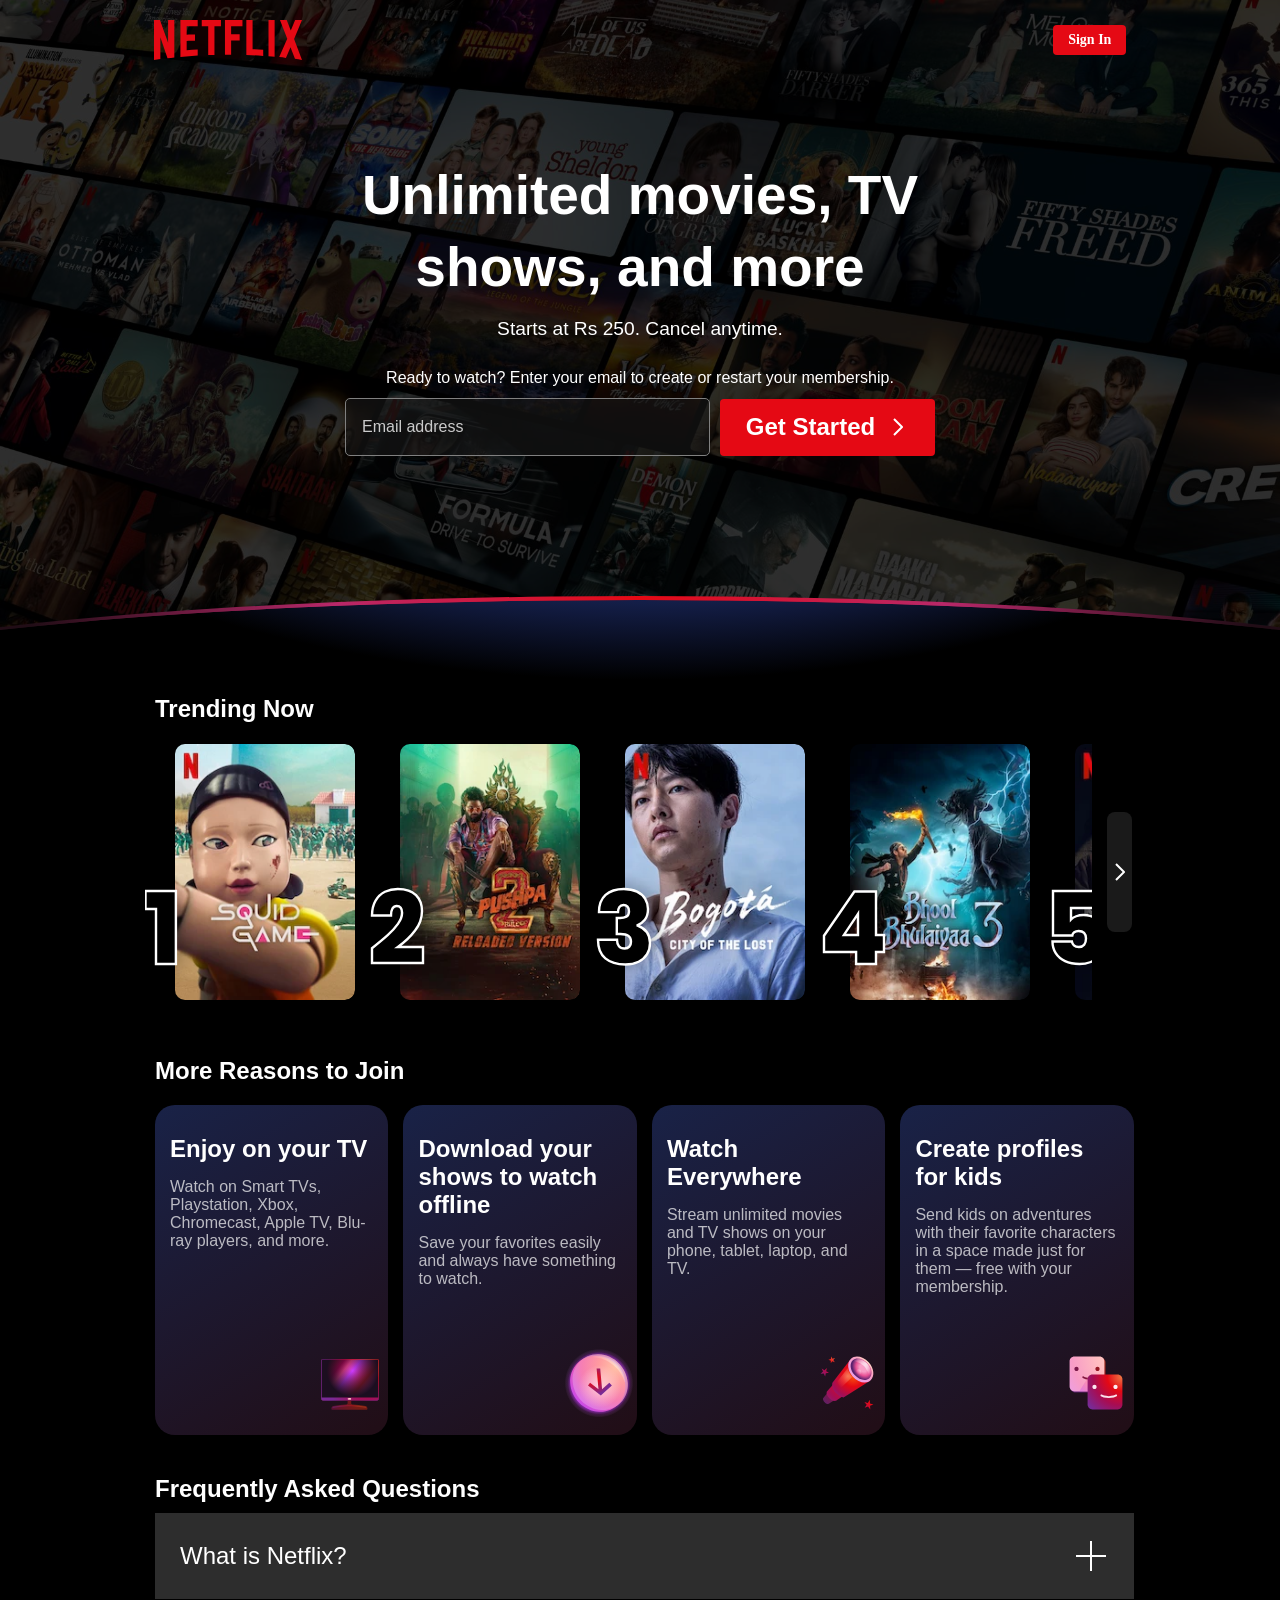
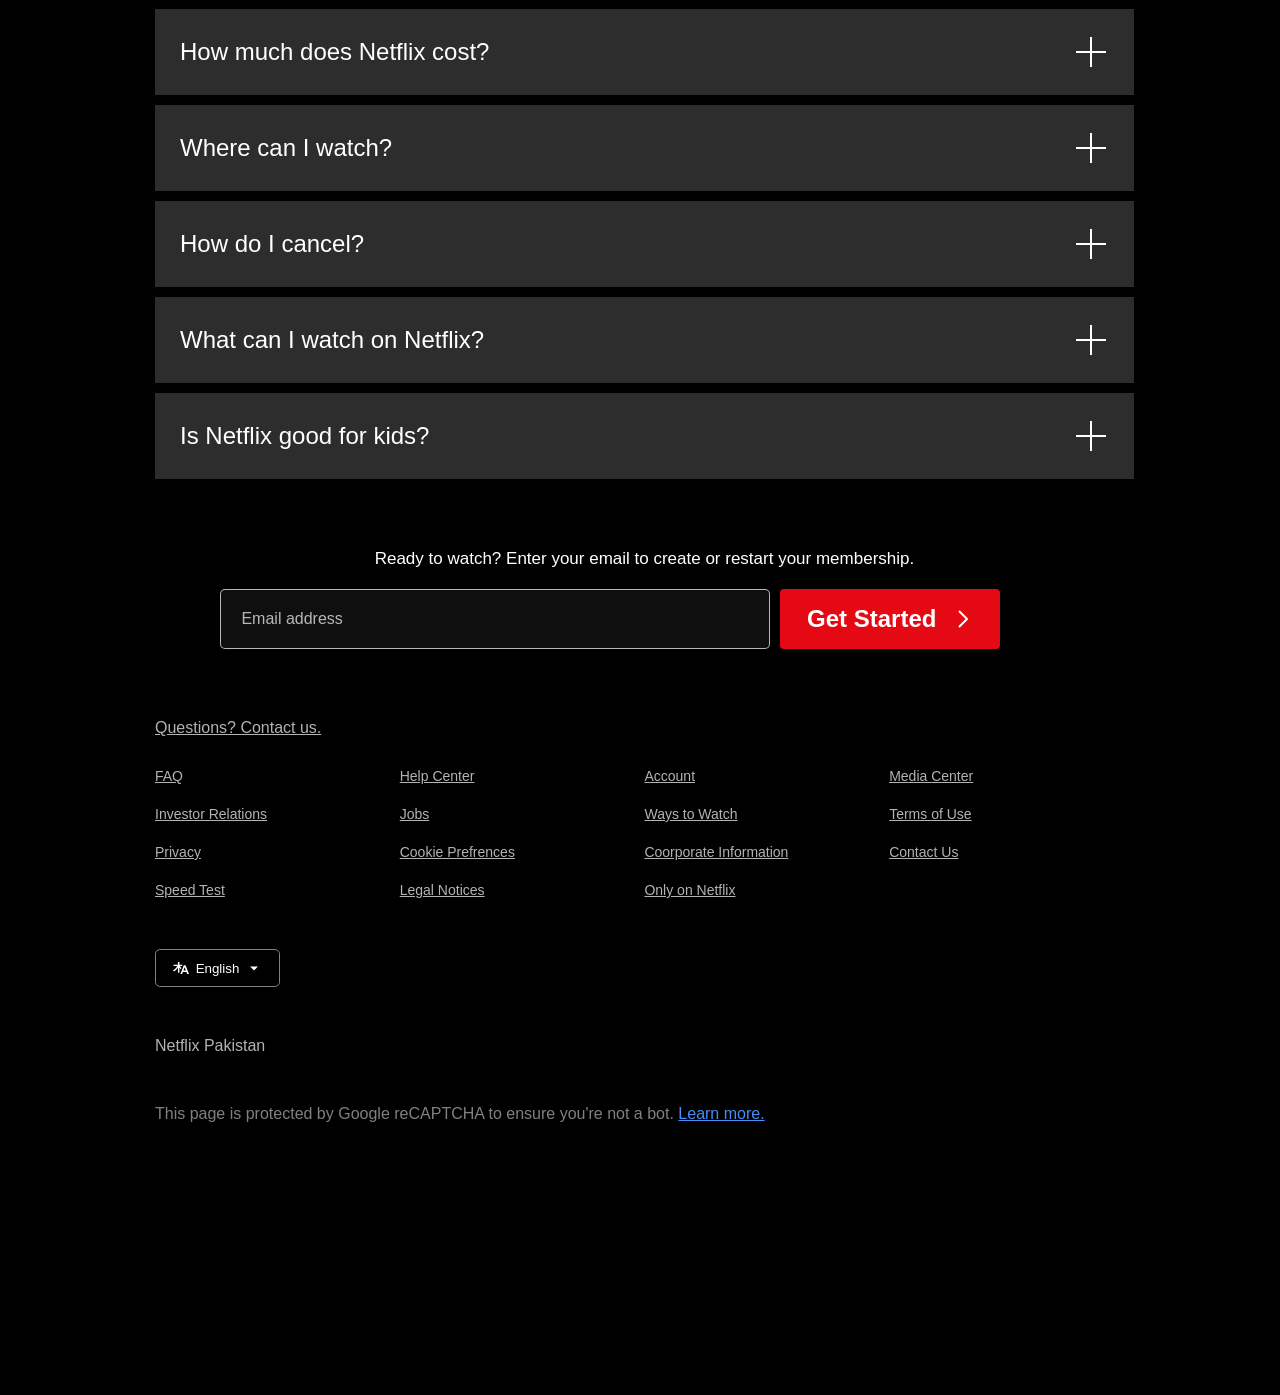
<file: Netflix Clone/index.html>
<!DOCTYPE html>
<html lang="en">

<head>
    <meta charset="UTF-8">
    <meta name="viewport" content="width=device-width, initial-scale=1.0">
    <title>Netflix Pakistan - Watch TV Shows Online, Watch Movies Online</title>
    <link rel="stylesheet" href="style.css">
    <link rel="icon" type="image/png" href="Assests/Images/title-logo.ico.png">
</head>

<body>
    <div class="section1">
        <nav>
            <div class="logo">
                <svg viewBox="0 0 111 30" version="1.1" xmlns="http://www.w3.org/2000/svg"
                    xmlns:xlink="http://www.w3.org/1999/xlink" aria-hidden="true" role="img"
                    class="default-ltr-cache-1d568uk ev1dnif2">
                    <g>
                        <path
                            d="M105.06233,14.2806261 L110.999156,30 C109.249227,29.7497422 107.500234,29.4366857 105.718437,29.1554972 L102.374168,20.4686475 L98.9371075,28.4375293 C97.2499766,28.1563408 95.5928391,28.061674 93.9057081,27.8432843 L99.9372012,14.0931671 L94.4680851,-5.68434189e-14 L99.5313525,-5.68434189e-14 L102.593495,7.87421502 L105.874965,-5.68434189e-14 L110.999156,-5.68434189e-14 L105.06233,14.2806261 Z M90.4686475,-5.68434189e-14 L85.8749649,-5.68434189e-14 L85.8749649,27.2499766 C87.3746368,27.3437061 88.9371075,27.4055675 90.4686475,27.5930265 L90.4686475,-5.68434189e-14 Z M81.9055207,26.93692 C77.7186241,26.6557316 73.5307901,26.4064111 69.250164,26.3117443 L69.250164,-5.68434189e-14 L73.9366389,-5.68434189e-14 L73.9366389,21.8745899 C76.6248008,21.9373887 79.3120255,22.1557784 81.9055207,22.2804387 L81.9055207,26.93692 Z M64.2496954,10.6561065 L64.2496954,15.3435186 L57.8442216,15.3435186 L57.8442216,25.9996251 L53.2186709,25.9996251 L53.2186709,-5.68434189e-14 L66.3436123,-5.68434189e-14 L66.3436123,4.68741213 L57.8442216,4.68741213 L57.8442216,10.6561065 L64.2496954,10.6561065 Z M45.3435186,4.68741213 L45.3435186,26.2498828 C43.7810479,26.2498828 42.1876465,26.2498828 40.6561065,26.3117443 L40.6561065,4.68741213 L35.8121661,4.68741213 L35.8121661,-5.68434189e-14 L50.2183897,-5.68434189e-14 L50.2183897,4.68741213 L45.3435186,4.68741213 Z M30.749836,15.5928391 C28.687787,15.5928391 26.2498828,15.5928391 24.4999531,15.6875059 L24.4999531,22.6562939 C27.2499766,22.4678976 30,22.2495079 32.7809542,22.1557784 L32.7809542,26.6557316 L19.812541,27.6876933 L19.812541,-5.68434189e-14 L32.7809542,-5.68434189e-14 L32.7809542,4.68741213 L24.4999531,4.68741213 L24.4999531,10.9991564 C26.3126816,10.9991564 29.0936358,10.9054269 30.749836,10.9054269 L30.749836,15.5928391 Z M4.78114163,12.9684132 L4.78114163,29.3429562 C3.09401069,29.5313525 1.59340144,29.7497422 0,30 L0,-5.68434189e-14 L4.4690224,-5.68434189e-14 L10.562377,17.0315868 L10.562377,-5.68434189e-14 L15.2497891,-5.68434189e-14 L15.2497891,28.061674 C13.5935889,28.3437998 11.906458,28.4375293 10.1246602,28.6868498 L4.78114163,12.9684132 Z"
                            fill="#E50914"></path>
                    </g>
                </svg>
            </div>
            <div class="button">Sign In
            </div>
        </nav>
        <div class="main">
            <div class="textbox">
                <h1>Unlimited movies, TV shows, and more</h1>
                <span>Starts at Rs 250. Cancel anytime.</span>
                <p class="lonely-para"> Ready to watch? Enter your email to create or restart your membership.</p>
            </div>
            <div class="input">
                <form action="backend.php" method="post">
                    <input type="email" name="" id="email" placeholder="Email address">
                </form>
                <button class="btn">
                    <p>Get Started</p><svg xmlns="http://www.w3.org/2000/svg" fill="none" role="img" viewBox="0 0 24 24"
                        width="24" height="24" data-icon="ChevronRightStandard" aria-hidden="true">
                        <path fill-rule="evenodd" clip-rule="evenodd"
                            d="M15.5859 12L8.29303 19.2928L9.70725 20.7071L17.7072 12.7071C17.8948 12.5195 18.0001 12.2652 18.0001 12C18.0001 11.7347 17.8948 11.4804 17.7072 11.2928L9.70724 3.29285L8.29303 4.70706L15.5859 12Z"
                            fill="currentColor"></path>
                    </svg>
                </button>
            </div>
        </div>
        <div class="curvecontainer">
            <div class="curve">
            </div>
        </div>
    </div>
    <div class="section2">
        <div class="text-box">
            <h1 class="trending">
                Trending Now
            </h1>
        </div>
        <div class="movieandslider">
            <div class="movies">
                <div class="utility movie1"><img src="Assests/Images/movie1.jpg" alt="">
                </div>
                <div class="utility movie2"><img src="Assests/Images/movie2.jpg" alt=""></div>
                <div class="utility movie3"><img src="Assests/Images/movie3.jpg" alt=""></div>
                <div class="utility movie4"><img src="Assests/Images/movie4.jpg" alt=""></div>
                <div class="utility movie5"><img src="Assests/Images/movie5.jpg" alt=""></div>
                <div class="utility movie6"><img src="Assests/Images/movie6.jpg" alt=""></div>
                <div class="utility movie7"><img src="Assests/Images/movie7.jpg" alt=""></div>
                <div class="utility movie8"><img src="Assests/Images/movie8.jpg" alt=""></div>
                <div class="utility movie9"><img src="Assests/Images/movie9.jpg" alt=""></div>
                <div class="utility movie10"><img src="Assests/Images/movie10.jpg" alt=""></div>
            </div>
            <div class="slider">
                <svg xmlns="http://www.w3.org/2000/svg" fill="none" role="img" viewBox="0 0 24 24" width="24"
                    height="24" data-icon="ChevronRightStandard" aria-hidden="true">
                    <path fill-rule="evenodd" clip-rule="evenodd"
                        d="M15.5859 12L8.29303 19.2928L9.70725 20.7071L17.7072 12.7071C17.8948 12.5195 18.0001 12.2652 18.0001 12C18.0001 11.7347 17.8948 11.4804 17.7072 11.2928L9.70724 3.29285L8.29303 4.70706L15.5859 12Z"
                        fill="currentColor"></path>
                </svg>
            </div>
        </div>
        <div class="features">
            <h2>More Reasons to Join</h2>
            <div class="feature-parent">
                <div class="feature-childs child1">
                    <h2>
                        Enjoy on your TV
                    </h2>
                    <p>Watch on Smart TVs, Playstation, Xbox, Chromecast, Apple TV, Blu-ray players, and more.</p>
                    <svg width="72" height="72" viewBox="0 0 72 72" fill="none" class="cool-svgs">
                        <g id="television-core-small">
                            <path id="Vector" fill-rule="evenodd" clip-rule="evenodd"
                                d="M37.2 53.3992C37.2 52.7365 36.6628 52.1992 36 52.1992H34.8C34.1373 52.1992 33.6 52.7365 33.6 53.3992V56.2636C33.6 56.9129 33.0834 57.4433 32.4347 57.4739C30.3013 57.5744 28.1719 57.7834 26.0546 58.1011L19.444 59.0926C18.2692 59.2688 17.4 60.2782 17.4 61.4662V62.0992C17.4 62.4304 17.6686 62.6992 18 62.6992H52.8C53.1314 62.6992 53.4 62.4304 53.4 62.0992V61.4662C53.4 60.2782 52.5309 59.2688 51.3561 59.0926L44.7454 58.1011C42.6282 57.7834 40.4987 57.5744 38.3653 57.4739C37.7167 57.4433 37.2 56.9129 37.2 56.2636V53.3992Z"
                                fill="url(#paint0_radial_5179_1308)"></path>
                            <path id="Vector_2"
                                d="M18.6 60.7388C18.6 60.2306 18.9587 59.796 19.4602 59.711C22.0196 59.2775 29.7585 58.0508 35.4 58.0508C41.0415 58.0508 48.7804 59.2775 51.3398 59.711C51.8412 59.796 52.2 60.2306 52.2 60.7388C52.2 60.902 52.0575 61.0268 51.8967 61.0004C50.1219 60.707 40.9704 59.2409 35.4 59.2409C29.8295 59.2409 20.678 60.707 18.9033 61.0004C18.7425 61.0268 18.6 60.902 18.6 60.7388Z"
                                fill="url(#paint1_radial_5179_1308)"></path>
                            <path id="Vector_3"
                                d="M63 12H8.99995C8.00584 12 7.19995 12.8059 7.19995 13.8V51.6C7.19995 52.5941 8.00584 53.4 8.99995 53.4H63C63.9941 53.4 64.8 52.5941 64.8 51.6V13.8C64.8 12.8059 63.9941 12 63 12Z"
                                fill="url(#paint2_linear_5179_1308)"></path>
                            <path id="Vector_4"
                                d="M63 12H8.99995C8.00584 12 7.19995 12.8059 7.19995 13.8V51.6C7.19995 52.5941 8.00584 53.4 8.99995 53.4H63C63.9941 53.4 64.8 52.5941 64.8 51.6V13.8C64.8 12.8059 63.9941 12 63 12Z"
                                fill="url(#paint3_radial_5179_1308)"></path>
                            <path id="Vector_5" fill-rule="evenodd" clip-rule="evenodd"
                                d="M8.99995 12.6H63C63.663 12.6 64.2 13.1372 64.2 13.8V50.4H7.79995V13.8C7.79995 13.1372 8.33719 12.6 8.99995 12.6ZM7.19995 50.4V13.8C7.19995 12.8059 8.00581 12 8.99995 12H63C63.9942 12 64.8 12.8059 64.8 13.8V50.4V51.6C64.8 52.5941 63.9942 53.4 63 53.4H8.99995C8.00581 53.4 7.19995 52.5941 7.19995 51.6V50.4Z"
                                fill="url(#paint4_radial_5179_1308)"></path>
                            <path id="Vector_6"
                                d="M35.4 52.8C36.3941 52.8 37.2 52.3971 37.2 51.9C37.2 51.4029 36.3941 51 35.4 51C34.4059 51 33.6 51.4029 33.6 51.9C33.6 52.3971 34.4059 52.8 35.4 52.8Z"
                                fill="url(#paint5_radial_5179_1308)"></path>
                        </g>
                        <defs>
                            <radialGradient id="paint0_radial_5179_1308" cx="0" cy="0" r="1"
                                gradientUnits="userSpaceOnUse"
                                gradientTransform="translate(50.3269 49.3723) rotate(118.526) scale(55.1579 46.2871)">
                                <stop stop-color="#802600"></stop>
                                <stop offset="0.333333" stop-color="#6F181D"></stop>
                                <stop offset="0.666667" stop-color="#5B1333"></stop>
                                <stop offset="1" stop-color="#391945"></stop>
                            </radialGradient>
                            <radialGradient id="paint1_radial_5179_1308" cx="0" cy="0" r="1"
                                gradientUnits="userSpaceOnUse"
                                gradientTransform="translate(48.1077 53.6128) rotate(158.116) scale(32.7275 42.219)">
                                <stop stop-color="#99421D"></stop>
                                <stop offset="0.333333" stop-color="#99161D"></stop>
                                <stop offset="0.666667" stop-color="#7D1845"></stop>
                                <stop offset="1" stop-color="#59216E"></stop>
                            </radialGradient>
                            <linearGradient id="paint2_linear_5179_1308" x1="10.4727" y1="14.9572" x2="56.1755"
                                y2="51.4814" gradientUnits="userSpaceOnUse">
                                <stop stop-color="#99161D"></stop>
                                <stop offset="0.245283" stop-color="#CA005B"></stop>
                                <stop offset="0.346698" stop-color="#FF479A"></stop>
                                <stop offset="0.46934" stop-color="#CC3CFF"></stop>
                                <stop offset="0.735849" stop-color="#BC1A22"></stop>
                                <stop offset="1" stop-color="#C94FF5"></stop>
                            </linearGradient>
                            <radialGradient id="paint3_radial_5179_1308" cx="0" cy="0" r="1"
                                gradientUnits="userSpaceOnUse"
                                gradientTransform="translate(38.6181 23.8286) rotate(90) scale(25.9571 25.8545)">
                                <stop stop-color="#1C0E20" stop-opacity="0"></stop>
                                <stop offset="1" stop-color="#1C0E20"></stop>
                            </radialGradient>
                            <radialGradient id="paint4_radial_5179_1308" cx="0" cy="0" r="1"
                                gradientUnits="userSpaceOnUse"
                                gradientTransform="translate(54 20.1938) rotate(144.293) scale(47.2897 44.8232)">
                                <stop stop-color="#EF7744"></stop>
                                <stop offset="0.333333" stop-color="#E50914"></stop>
                                <stop offset="0.666667" stop-color="#A70D53"></stop>
                                <stop offset="1" stop-color="#792A95"></stop>
                            </radialGradient>
                            <radialGradient id="paint5_radial_5179_1308" cx="0" cy="0" r="1"
                                gradientUnits="userSpaceOnUse"
                                gradientTransform="translate(36.525 51.3562) rotate(135) scale(4.58735)">
                                <stop stop-color="#FFDCCC"></stop>
                                <stop offset="0.333333" stop-color="#FFBDC0"></stop>
                                <stop offset="0.666667" stop-color="#F89DC6"></stop>
                                <stop offset="1" stop-color="#E4A1FA"></stop>
                            </radialGradient>
                        </defs>
                    </svg>
                </div>
                <div class="feature-childs child2">
                    <h2>Download your shows to watch offline</h2>
                    <p>Save your favorites easily and always have something to watch.</p>
                    <svg width="72" height="72" viewBox="0 0 72 72" fill="none" class="cool-svgs">
                        <g id="download-core-small">
                            <path id="Vector"
                                d="M36 70.2008C54.8882 70.2008 70.2001 54.8889 70.2001 36.0008C70.2001 17.1126 54.8882 1.80078 36 1.80078C17.1119 1.80078 1.80005 17.1126 1.80005 36.0008C1.80005 54.8889 17.1119 70.2008 36 70.2008Z"
                                fill="url(#paint0_radial_5179_7940)"></path>
                            <path id="Vector_2" opacity="0.4"
                                d="M64.7658 36.195C65.5206 51.5916 53.7908 63.5824 38.5668 62.977C23.3428 62.3722 10.3893 49.4 9.63446 34.0034C8.87954 18.6068 20.6091 6.61594 35.8331 7.22116C51.0571 7.82638 64.0104 20.7984 64.7658 36.195Z"
                                fill="url(#paint1_radial_5179_7940)"></path>
                            <path id="Vector_3"
                                d="M62.3657 37.9958C63.1205 53.3924 51.3908 65.3832 36.1668 64.7778C20.9428 64.173 7.9893 51.2008 7.23444 35.8041C6.47952 20.4075 18.2091 8.41672 33.4331 9.02194C48.6571 9.62716 61.6103 22.5992 62.3657 37.9958Z"
                                fill="url(#paint2_radial_5179_7940)"></path>
                            <path id="Vector_4" opacity="0.5"
                                d="M64.7658 36.195C65.5206 51.5916 53.7908 63.5824 38.5668 62.977C23.3428 62.3722 10.3893 49.4 9.63446 34.0034C8.87954 18.6068 20.6091 6.61594 35.8331 7.22116C51.0571 7.82638 64.0104 20.7984 64.7658 36.195Z"
                                fill="url(#paint3_radial_5179_7940)"></path>
                            <path id="Vector_5" opacity="0.6"
                                d="M36.9 60.6C48.6636 60.6 58.2 51.0637 58.2 39.3C58.2 27.5363 48.6636 18 36.9 18C25.1363 18 15.6 27.5363 15.6 39.3C15.6 51.0637 25.1363 60.6 36.9 60.6Z"
                                fill="url(#paint4_radial_5179_7940)"></path>
                            <path id="Vector_6" fill-rule="evenodd" clip-rule="evenodd"
                                d="M39.0849 42.2727L46.3387 35.76L48.8945 38.5142L38.9118 47.477L37.8466 48.4333L36.6071 47.477L24.9899 38.5142L27.0434 35.76L35.4849 42.2727L33.6 21.6016H37.2L39.0849 42.2727Z"
                                fill="url(#paint5_radial_5179_7940)"></path>
                            <path id="Vector_7" opacity="0.4" fill-rule="evenodd" clip-rule="evenodd"
                                d="M61.6566 34.9618C61.7832 35.3893 62.391 35.3233 62.3694 34.878C61.6962 21.1369 50.1509 9.55975 36.5817 9.01957C34.4606 8.93515 32.4155 9.12541 30.4772 9.55909C30.0745 9.64915 30.1575 10.2082 30.5697 10.2246C45.0094 10.7979 57.6246 21.2971 61.6566 34.9618Z"
                                fill="url(#paint6_radial_5179_7940)"></path>
                        </g>
                        <defs>
                            <radialGradient id="paint0_radial_5179_7940" cx="0" cy="0" r="1"
                                gradientUnits="userSpaceOnUse"
                                gradientTransform="translate(36.0001 36.1837) rotate(-90) scale(34.3829)">
                                <stop offset="0.782019" stop-color="#982DBE"></stop>
                                <stop offset="0.906819" stop-color="#B038DC" stop-opacity="0.2"></stop>
                                <stop offset="1" stop-color="#E4A1FA" stop-opacity="0"></stop>
                            </radialGradient>
                            <radialGradient id="paint1_radial_5179_7940" cx="0" cy="0" r="1"
                                gradientUnits="userSpaceOnUse"
                                gradientTransform="translate(52.9937 20.0992) rotate(135) scale(49.9836)">
                                <stop stop-color="#FFDCCC"></stop>
                                <stop offset="0.333333" stop-color="#FFBDC0"></stop>
                                <stop offset="0.666667" stop-color="#F89DC6"></stop>
                                <stop offset="1" stop-color="#E4A1FA"></stop>
                            </radialGradient>
                            <radialGradient id="paint2_radial_5179_7940" cx="0" cy="0" r="1"
                                gradientUnits="userSpaceOnUse"
                                gradientTransform="translate(52.7999 19.6937) rotate(135) scale(53.1037)">
                                <stop stop-color="#FFA984"></stop>
                                <stop offset="0.333333" stop-color="#FF787F"></stop>
                                <stop offset="0.666667" stop-color="#F45FA2"></stop>
                                <stop offset="1" stop-color="#C44AF1"></stop>
                            </radialGradient>
                            <radialGradient id="paint3_radial_5179_7940" cx="0" cy="0" r="1"
                                gradientUnits="userSpaceOnUse"
                                gradientTransform="translate(52.9937 20.0992) rotate(135) scale(49.9836)">
                                <stop stop-color="#FFDCCC"></stop>
                                <stop offset="0.333333" stop-color="#FFBDC0"></stop>
                                <stop offset="0.666667" stop-color="#F89DC6"></stop>
                                <stop offset="1" stop-color="#E4A1FA"></stop>
                            </radialGradient>
                            <radialGradient id="paint4_radial_5179_7940" cx="0" cy="0" r="1"
                                gradientUnits="userSpaceOnUse" gradientTransform="translate(36.9 39.3) scale(21.3)">
                                <stop stop-color="white"></stop>
                                <stop offset="1" stop-color="white" stop-opacity="0"></stop>
                            </radialGradient>
                            <radialGradient id="paint5_radial_5179_7940" cx="0" cy="0" r="1"
                                gradientUnits="userSpaceOnUse"
                                gradientTransform="translate(31.2 32.1016) rotate(39.5226) scale(15.5567)">
                                <stop stop-color="#EF7744"></stop>
                                <stop offset="0.2406" stop-color="#E50914"></stop>
                                <stop offset="1" stop-color="#792A95"></stop>
                            </radialGradient>
                            <radialGradient id="paint6_radial_5179_7940" cx="0" cy="0" r="1"
                                gradientUnits="userSpaceOnUse"
                                gradientTransform="translate(50.7 21.3) rotate(-180) scale(30)">
                                <stop stop-color="white"></stop>
                                <stop offset="1" stop-color="white" stop-opacity="0"></stop>
                            </radialGradient>
                        </defs>
                    </svg>
                </div>
                <div class="feature-childs child3">
                    <h2>Watch Everywhere</h2>
                    <p>Stream unlimited movies and TV shows on your phone, tablet, laptop, and TV.</p>
                    <svg width="72" height="72" viewBox="0 0 72 72" fill="none" class="cool-svgs">
                        <g id="telescope-core-small">
                            <path id="Vector"
                                d="M24.0492 36.6016L33.6 46.3898L17.8029 56.8633C17.8029 56.8633 15.8891 57.6983 13.625 55.2638C11.361 52.8293 12.1235 51.238 12.1235 51.238L24.0492 36.6016Z"
                                fill="url(#paint0_radial_5179_1664)"></path>
                            <path id="Vector_2"
                                d="M25.0344 34.1992L36 46.151L25.0616 53.8043C25.0616 53.8043 21.8289 55.0984 18.0987 51.0172C14.3686 46.9358 15.9198 44.5105 15.9198 44.5105L25.0344 34.1992Z"
                                fill="url(#paint1_radial_5179_1664)"></path>
                            <path id="Vector_3"
                                d="M39 13.0195L59.1 33.6788L32.5325 50.4142C32.5325 50.4142 28.7459 50.2552 24.3978 45.4897C20.0498 40.7243 21.4096 35.8101 21.4096 35.8101L39 13.0195Z"
                                fill="url(#paint2_radial_5179_1664)"></path>
                            <path id="Vector_4"
                                d="M57.6709 15.3516C63.1044 21.2807 63.9858 29.2883 59.6386 33.2371C55.2916 37.186 47.3628 35.5806 41.9292 29.6515C36.4954 23.7224 35.6145 15.7148 39.9615 11.766C44.3084 7.81716 52.2372 9.42252 57.6709 15.3516Z"
                                fill="url(#paint3_radial_5179_1664)"></path>
                            <path id="Vector_5"
                                d="M58.3787 31.255C54.8121 34.5032 48.2143 33.0817 43.6421 28.0798C39.07 23.078 38.2547 16.39 41.8213 13.1419C45.3879 9.89364 51.9857 11.3152 56.5579 16.3171C61.1298 21.3189 61.9452 28.0069 58.3787 31.255Z"
                                fill="url(#paint4_radial_5179_1664)"></path>
                            <path id="Vector_6" opacity="0.85"
                                d="M59.6783 28.823C60.576 24.1785 59.6544 20.5934 56.1603 16.6199C52.6662 12.6464 47.3508 10.8657 43.7796 12.7598C39.371 15.098 48.3734 13.5961 53.4577 19.5815C57.8259 24.724 58.8516 33.1009 59.6783 28.823Z"
                                fill="url(#paint5_radial_5179_1664)"></path>
                            <path id="Vector_7" opacity="0.4"
                                d="M50.3979 25.2452C50.4549 26.7239 49.2932 27.7677 47.8032 27.5766C46.3131 27.3856 45.059 26.032 45.002 24.5532C44.945 23.0745 46.1067 22.0307 47.5968 22.2218C49.0868 22.4128 50.341 23.7664 50.3979 25.2452Z"
                                fill="url(#paint6_radial_5179_1664)"></path>
                            <path id="Vector_8" opacity="0.6"
                                d="M36.9217 21.0039L26.4258 34.3627C26.3297 36.4604 28.2903 39.5534 30.0334 40.8344L41.2345 29.9105C39.6 28.2005 36.9591 24.1025 36.9217 21.0039Z"
                                fill="url(#paint7_radial_5179_1664)"></path>
                            <path id="Vector_9" fill-rule="evenodd" clip-rule="evenodd"
                                d="M20.0576 9.60156L21.479 11.7187L24 11.0654L22.3575 13.0272L23.7789 15.1444L21.3424 14.2397L19.7 16.2016L19.8365 13.6806L17.4 12.7759L19.9209 12.1225L20.0576 9.60156ZM58.776 52.8016L58.9623 56.4685L62.4 57.4188L59.0774 58.7347L59.2637 62.4016L57.0239 59.548L53.7014 60.8638L55.6397 57.7843L53.4 54.9307L56.8377 55.8811L58.776 52.8016ZM15.206 24.2101L15.8768 21.0016L13.4793 23.1964L10.6853 21.5563L11.9975 24.553L9.59998 26.7478L12.8085 26.405L14.1207 29.4016L14.7915 26.1931L18 25.8502L15.206 24.2101Z"
                                fill="url(#paint8_linear_5179_1664)"></path>
                        </g>
                        <defs>
                            <radialGradient id="paint0_radial_5179_1664" cx="0" cy="0" r="1"
                                gradientUnits="userSpaceOnUse"
                                gradientTransform="translate(36.6875 32.7016) rotate(135) scale(34.9134)">
                                <stop stop-color="#99421D"></stop>
                                <stop offset="0.333333" stop-color="#99161D"></stop>
                                <stop offset="0.666667" stop-color="#7D1845"></stop>
                                <stop offset="1" stop-color="#59216E"></stop>
                            </radialGradient>
                            <radialGradient id="paint1_radial_5179_1664" cx="0" cy="0" r="1"
                                gradientUnits="userSpaceOnUse"
                                gradientTransform="translate(42.5937 27.2992) rotate(135) scale(44.5477 44.5279)">
                                <stop stop-color="#EF7744"></stop>
                                <stop offset="0.333333" stop-color="#E50914"></stop>
                                <stop offset="0.666667" stop-color="#A70D53"></stop>
                                <stop offset="1" stop-color="#792A95"></stop>
                            </radialGradient>
                            <radialGradient id="paint2_radial_5179_1664" cx="0" cy="0" r="1"
                                gradientUnits="userSpaceOnUse"
                                gradientTransform="translate(42.3 29.106) rotate(135) scale(31.8127)">
                                <stop stop-color="#FB540D"></stop>
                                <stop offset="0.333333" stop-color="#E50914"></stop>
                                <stop offset="0.666667" stop-color="#A70D53"></stop>
                                <stop offset="1" stop-color="#792A95"></stop>
                            </radialGradient>
                            <radialGradient id="paint3_radial_5179_1664" cx="0" cy="0" r="1"
                                gradientUnits="userSpaceOnUse"
                                gradientTransform="translate(57.675 14.7078) rotate(134.326) scale(24.0433 24.0367)">
                                <stop stop-color="#FFDCCC"></stop>
                                <stop offset="0.333333" stop-color="#FFBDC0"></stop>
                                <stop offset="0.666667" stop-color="#F89DC6"></stop>
                                <stop offset="1" stop-color="#E4A1FA"></stop>
                            </radialGradient>
                            <radialGradient id="paint4_radial_5179_1664" cx="0" cy="0" r="1"
                                gradientUnits="userSpaceOnUse"
                                gradientTransform="translate(52.1305 21.273) rotate(141.875) scale(9.87138 12.8159)">
                                <stop offset="0.307292" stop-color="#F89DC6"></stop>
                                <stop offset="0.645392" stop-color="#E75094"></stop>
                                <stop offset="1" stop-color="#59216E"></stop>
                            </radialGradient>
                            <radialGradient id="paint5_radial_5179_1664" cx="0" cy="0" r="1"
                                gradientUnits="userSpaceOnUse"
                                gradientTransform="translate(55.8 15.6) rotate(135) scale(13.1522)">
                                <stop stop-color="white"></stop>
                                <stop offset="1" stop-color="white" stop-opacity="0"></stop>
                            </radialGradient>
                            <radialGradient id="paint6_radial_5179_1664" cx="0" cy="0" r="1"
                                gradientUnits="userSpaceOnUse"
                                gradientTransform="translate(49.2362 22.9648) rotate(131.079) scale(5.08644 6.006)">
                                <stop stop-color="white"></stop>
                                <stop offset="1" stop-color="white" stop-opacity="0"></stop>
                            </radialGradient>
                            <radialGradient id="paint7_radial_5179_1664" cx="0" cy="0" r="1"
                                gradientUnits="userSpaceOnUse"
                                gradientTransform="translate(36.8758 29.1353) rotate(137.622) scale(13.5764)">
                                <stop stop-color="#FFA984"></stop>
                                <stop offset="1" stop-color="#F7636B" stop-opacity="0"></stop>
                            </radialGradient>
                            <linearGradient id="paint8_linear_5179_1664" x1="44.65" y1="27.9016" x2="24.25" y2="48.3016"
                                gradientUnits="userSpaceOnUse">
                                <stop stop-color="#EF7744"></stop>
                                <stop offset="0.333333" stop-color="#E50914"></stop>
                                <stop offset="0.666667" stop-color="#A70D53"></stop>
                                <stop offset="1" stop-color="#792A95"></stop>
                            </linearGradient>
                        </defs>
                    </svg>
                </div>
                <div class="feature-childs child4">
                    <h2>Create profiles for kids</h2>
                    <p>Send kids on adventures with their favorite characters in a space made just for them — free with
                        your membership.</p>
                    <svg width="72" height="72" viewBox="0 0 72 72" fill="none" class="cool-svgs">
                        <g id="profiles-core-small">
                            <path id="Vector"
                                d="M10.8 15.6008C10.8 12.9499 12.949 10.8008 15.5999 10.8008H40.8C43.4509 10.8008 45.6 12.9498 45.6 15.6008V40.8007C45.6 43.4516 43.4509 45.6007 40.8 45.6007H15.6C12.949 45.6007 10.8 43.4517 10.8 40.8007V15.6008Z"
                                fill="url(#paint0_radial_5179_7919)"></path>
                            <path id="Vector_2"
                                d="M9.59998 14.4016C9.59998 11.7506 11.749 9.60162 14.4 9.60156H39.6C42.251 9.60156 44.4 11.7506 44.4 14.4016V39.6015C44.4 42.2525 42.251 44.4015 39.6 44.4015H14.4C11.749 44.4016 9.59998 42.2525 9.59998 39.6015V14.4016Z"
                                fill="url(#paint1_radial_5179_7919)"></path>
                            <path id="Vector_3"
                                d="M18.6 21.9008C18.6 23.0606 17.6598 24.0008 16.5 24.0008C15.3402 24.0008 14.4 23.0606 14.4 21.9008C14.4 20.741 15.3402 19.8008 16.5 19.8008C17.6598 19.8008 18.6 20.741 18.6 21.9008Z"
                                fill="url(#paint2_radial_5179_7919)"></path>
                            <path id="Vector_4"
                                d="M39.6 21.9008C39.6 23.0606 38.6598 24.0008 37.5 24.0008C36.3402 24.0008 35.4 23.0606 35.4 21.9008C35.4 20.741 36.3402 19.8008 37.5 19.8008C38.6598 19.8008 39.6 20.741 39.6 21.9008Z"
                                fill="url(#paint3_radial_5179_7919)"></path>
                            <path id="Vector_5"
                                d="M23.6713 29.4501C23.2437 29.1967 22.6917 29.3379 22.4383 29.7655C22.1848 30.1932 22.3261 30.7452 22.7537 30.9986C23.8254 31.6337 26.769 32.7744 30.6375 32.7744C34.506 32.7744 37.4497 31.6337 38.5213 30.9986C38.949 30.7452 39.0902 30.1932 38.8368 29.7655C38.5834 29.3379 38.0313 29.1967 37.6037 29.4501C36.8191 29.9151 34.194 30.9744 30.6375 30.9744C27.081 30.9744 24.456 29.9151 23.6713 29.4501Z"
                                fill="url(#paint4_radial_5179_7919)"></path>
                            <path id="Vector_6" opacity="0.35"
                                d="M19.2 44.4016H28.2L32.4 27.6016C30.2787 28.1801 28.4542 29.5387 27.2921 31.4053L19.2 44.4016Z"
                                fill="url(#paint5_radial_5179_7919)"></path>
                            <path id="Vector_7"
                                d="M27.6 32.4016C27.6 29.7506 29.749 27.6016 32.4 27.6016L57.6 27.6016C60.2508 27.6016 62.4 29.7506 62.4 32.4016V57.6015C62.4 60.2524 60.2508 62.4016 57.6 62.4016H32.4C29.749 62.4016 27.6 60.2524 27.6 57.6016V32.4016Z"
                                fill="url(#paint6_radial_5179_7919)"></path>
                            <path id="Vector_8"
                                d="M36.6 39.9008C36.6 41.0606 35.6598 42.0008 34.5 42.0008C33.3402 42.0008 32.4 41.0606 32.4 39.9008C32.4 38.741 33.3402 37.8008 34.5 37.8008C35.6598 37.8008 36.6 38.741 36.6 39.9008Z"
                                fill="url(#paint7_radial_5179_7919)"></path>
                            <path id="Vector_9"
                                d="M57.6 39.9008C57.6 41.0606 56.6598 42.0008 55.5 42.0008C54.3402 42.0008 53.4 41.0606 53.4 39.9008C53.4 38.741 54.3402 37.8008 55.5 37.8008C56.6598 37.8008 57.6 38.741 57.6 39.9008Z"
                                fill="url(#paint8_radial_5179_7919)"></path>
                            <path id="Vector_10"
                                d="M41.8213 47.6025C41.3937 47.349 40.8416 47.4903 40.5882 47.9179C40.3348 48.3455 40.476 48.8976 40.9037 49.1509C41.9753 49.786 44.919 50.9267 48.7875 50.9267C52.656 50.9267 55.5996 49.786 56.6713 49.1509C57.0989 48.8976 57.2402 48.3455 56.9867 47.9179C56.7333 47.4903 56.1813 47.349 55.7537 47.6025C54.969 48.0674 52.344 49.1267 48.7875 49.1267C45.231 49.1267 42.6059 48.0674 41.8213 47.6025Z"
                                fill="url(#paint9_radial_5179_7919)"></path>
                        </g>
                        <defs>
                            <radialGradient id="paint0_radial_5179_7919" cx="0" cy="0" r="1"
                                gradientUnits="userSpaceOnUse"
                                gradientTransform="translate(39.075 17.6882) rotate(135) scale(32.8097)">
                                <stop stop-color="#99421D"></stop>
                                <stop offset="0.333333" stop-color="#99161D"></stop>
                                <stop offset="0.666667" stop-color="#7D1845"></stop>
                                <stop offset="1" stop-color="#59216E"></stop>
                            </radialGradient>
                            <radialGradient id="paint1_radial_5179_7919" cx="0" cy="0" r="1"
                                gradientUnits="userSpaceOnUse"
                                gradientTransform="translate(62.4 8.70157) rotate(133.87) scale(75.3216)">
                                <stop stop-color="#FFDCCC"></stop>
                                <stop offset="0.333333" stop-color="#FFBDC0"></stop>
                                <stop offset="0.666667" stop-color="#F89DC6"></stop>
                                <stop offset="1" stop-color="#E4A1FA"></stop>
                            </radialGradient>
                            <radialGradient id="paint2_radial_5179_7919" cx="0" cy="0" r="1"
                                gradientUnits="userSpaceOnUse"
                                gradientTransform="translate(60.3 11.1008) rotate(133.939) scale(68.7426 55.9547)">
                                <stop stop-color="#99421D"></stop>
                                <stop offset="0.333333" stop-color="#99161D"></stop>
                                <stop offset="0.666667" stop-color="#7D1845"></stop>
                                <stop offset="1" stop-color="#59216E"></stop>
                            </radialGradient>
                            <radialGradient id="paint3_radial_5179_7919" cx="0" cy="0" r="1"
                                gradientUnits="userSpaceOnUse"
                                gradientTransform="translate(60.3 11.1008) rotate(133.939) scale(68.7426 55.9547)">
                                <stop stop-color="#99421D"></stop>
                                <stop offset="0.333333" stop-color="#99161D"></stop>
                                <stop offset="0.666667" stop-color="#7D1845"></stop>
                                <stop offset="1" stop-color="#59216E"></stop>
                            </radialGradient>
                            <radialGradient id="paint4_radial_5179_7919" cx="0" cy="0" r="1"
                                gradientUnits="userSpaceOnUse"
                                gradientTransform="translate(60.3 11.0994) rotate(133.939) scale(68.7426 55.9548)">
                                <stop stop-color="#99421D"></stop>
                                <stop offset="0.333333" stop-color="#99161D"></stop>
                                <stop offset="0.666667" stop-color="#7D1845"></stop>
                                <stop offset="1" stop-color="#59216E"></stop>
                            </radialGradient>
                            <radialGradient id="paint5_radial_5179_7919" cx="0" cy="0" r="1"
                                gradientUnits="userSpaceOnUse"
                                gradientTransform="translate(39.6 27.9016) rotate(135) scale(23.3345)">
                                <stop stop-color="#FFA984"></stop>
                                <stop offset="0.333333" stop-color="#FF787F"></stop>
                                <stop offset="0.666667" stop-color="#F45FA2"></stop>
                                <stop offset="1" stop-color="#C44AF1"></stop>
                            </radialGradient>
                            <radialGradient id="paint6_radial_5179_7919" cx="0" cy="0" r="1"
                                gradientUnits="userSpaceOnUse"
                                gradientTransform="translate(61.8 29.7016) rotate(135) scale(43.2749)">
                                <stop stop-color="#EF7744"></stop>
                                <stop offset="0.333333" stop-color="#E50914"></stop>
                                <stop offset="0.666667" stop-color="#A70D53"></stop>
                                <stop offset="1" stop-color="#792A95"></stop>
                            </radialGradient>
                            <radialGradient id="paint7_radial_5179_7919" cx="0" cy="0" r="1"
                                gradientUnits="userSpaceOnUse"
                                gradientTransform="translate(62.1 11.1008) rotate(137.146) scale(73.6614 60.3576)">
                                <stop stop-color="#FFDCCC"></stop>
                                <stop offset="0.333333" stop-color="#FDF6F6"></stop>
                                <stop offset="0.666667" stop-color="#FADCE9"></stop>
                                <stop offset="1" stop-color="#E4A1FA"></stop>
                            </radialGradient>
                            <radialGradient id="paint8_radial_5179_7919" cx="0" cy="0" r="1"
                                gradientUnits="userSpaceOnUse"
                                gradientTransform="translate(62.1 11.1008) rotate(137.146) scale(73.6614 60.3576)">
                                <stop stop-color="#FFDCCC"></stop>
                                <stop offset="0.333333" stop-color="#FDF6F6"></stop>
                                <stop offset="0.666667" stop-color="#FADCE9"></stop>
                                <stop offset="1" stop-color="#E4A1FA"></stop>
                            </radialGradient>
                            <radialGradient id="paint9_radial_5179_7919" cx="0" cy="0" r="1"
                                gradientUnits="userSpaceOnUse"
                                gradientTransform="translate(62.1 11.1017) rotate(137.146) scale(73.6614 60.3576)">
                                <stop stop-color="#FFDCCC"></stop>
                                <stop offset="0.333333" stop-color="#FDF6F6"></stop>
                                <stop offset="0.666667" stop-color="#FADCE9"></stop>
                                <stop offset="1" stop-color="#E4A1FA"></stop>
                            </radialGradient>
                        </defs>
                    </svg>
                </div>
            </div>
        </div>
        <div class="faq">
            <h2>Frequently Asked Questions</h2>
            <div class="question question1">What is Netflix?<svg xmlns="http://www.w3.org/2000/svg" fill="none"
                    role="img" viewBox="0 0 36 36" width="36" height="36" data-icon="PlusLarge" aria-hidden="true"
                    class="accordion-heading_iconStyles__199uojx2 accordion-heading_iconStyles_isOpen_false__199uojx4 default-ltr-cache-1xj76yz e164gv2o4">
                    <path fill-rule="evenodd" clip-rule="evenodd" d="M17 17V3H19V17H33V19H19V33H17V19H3V17H17Z"
                        fill="currentColor"></path>
                </svg></div>
            <div class="question question2">How much does Netflix cost?<svg xmlns="http://www.w3.org/2000/svg"
                    fill="none" role="img" viewBox="0 0 36 36" width="36" height="36" data-icon="PlusLarge"
                    aria-hidden="true"
                    class="accordion-heading_iconStyles__199uojx2 accordion-heading_iconStyles_isOpen_false__199uojx4 default-ltr-cache-1xj76yz e164gv2o4">
                    <path fill-rule="evenodd" clip-rule="evenodd" d="M17 17V3H19V17H33V19H19V33H17V19H3V17H17Z"
                        fill="currentColor"></path>
                </svg></div>
            <div class="question question3">Where can I watch?<svg xmlns="http://www.w3.org/2000/svg" fill="none"
                    role="img" viewBox="0 0 36 36" width="36" height="36" data-icon="PlusLarge" aria-hidden="true"
                    class="accordion-heading_iconStyles__199uojx2 accordion-heading_iconStyles_isOpen_false__199uojx4 default-ltr-cache-1xj76yz e164gv2o4">
                    <path fill-rule="evenodd" clip-rule="evenodd" d="M17 17V3H19V17H33V19H19V33H17V19H3V17H17Z"
                        fill="currentColor"></path>
                </svg></div>
            <div class="question question4">How do I cancel?<svg xmlns="http://www.w3.org/2000/svg" fill="none"
                    role="img" viewBox="0 0 36 36" width="36" height="36" data-icon="PlusLarge" aria-hidden="true"
                    class="accordion-heading_iconStyles__199uojx2 accordion-heading_iconStyles_isOpen_false__199uojx4 default-ltr-cache-1xj76yz e164gv2o4">
                    <path fill-rule="evenodd" clip-rule="evenodd" d="M17 17V3H19V17H33V19H19V33H17V19H3V17H17Z"
                        fill="currentColor"></path>
                </svg></div>
            <div class="question question5">What can I watch on Netflix?<svg xmlns="http://www.w3.org/2000/svg"
                    fill="none" role="img" viewBox="0 0 36 36" width="36" height="36" data-icon="PlusLarge"
                    aria-hidden="true"
                    class="accordion-heading_iconStyles__199uojx2 accordion-heading_iconStyles_isOpen_false__199uojx4 default-ltr-cache-1xj76yz e164gv2o4">
                    <path fill-rule="evenodd" clip-rule="evenodd" d="M17 17V3H19V17H33V19H19V33H17V19H3V17H17Z"
                        fill="currentColor"></path>
                </svg></div>
            <div class="question question6">Is Netflix good for kids?<svg xmlns="http://www.w3.org/2000/svg" fill="none"
                    role="img" viewBox="0 0 36 36" width="36" height="36" data-icon="PlusLarge" aria-hidden="true"
                    class="accordion-heading_iconStyles__199uojx2 accordion-heading_iconStyles_isOpen_false__199uojx4 default-ltr-cache-1xj76yz e164gv2o4">
                    <path fill-rule="evenodd" clip-rule="evenodd" d="M17 17V3H19V17H33V19H19V33H17V19H3V17H17Z"
                        fill="currentColor"></path>
                </svg></div>
        </div>
        <div class="email-text-parent">
            <p>Ready to watch? Enter your email to create or restart your membership.</p>
            <div class="form-cont">
                <form class="email">
                    <input type="email" name="email" placeholder="Email address" id="email-2">
                </form>
                <button class="getting-started">Get Started &nbsp;<svg xmlns="http://www.w3.org/2000/svg" fill="none"
                        role="img" viewBox="0 0 24 24" width="24" height="24" data-icon="ChevronRightStandard"
                        aria-hidden="true">
                        <path fill-rule="evenodd" clip-rule="evenodd"
                            d="M15.5859 12L8.29303 19.2928L9.70725 20.7071L17.7072 12.7071C17.8948 12.5195 18.0001 12.2652 18.0001 12C18.0001 11.7347 17.8948 11.4804 17.7072 11.2928L9.70724 3.29285L8.29303 4.70706L15.5859 12Z"
                            fill="currentColor"></path>
                    </svg></button>
            </div>
        </div>
        <div class="footer">
            <a href="#">Questions? Contact us.</a>
            <div class="grid-cont">
                <div class="grid-items"><a href="#">FAQ</a></div>
                <div class="grid-items"><a href="#">Help Center</a></div>
                <div class="grid-items"><a href="#">Account</a></div>
                <div class="grid-items"><a href="#">Media Center</a></div>
                <div class="grid-items"><a href="#">Investor Relations</a></div>
                <div class="grid-items"><a href="#">Jobs</a></div>
                <div class="grid-items"><a href="#">Ways to Watch</a></div>
                <div class="grid-items"><a href="#">Terms of Use</a></div>
                <div class="grid-items"><a href="#">Privacy</a></div>
                <div class="grid-items"><a href="#">Cookie Prefrences</a></div>
                <div class="grid-items"><a href="#">Coorporate Information</a></div>
                <div class="grid-items"><a href="#">Contact Us</a></div>
                <div class="grid-items"><a href="#">Speed Test</a></div>
                <div class="grid-items"><a href="#">Legal Notices</a></div>
                <div class="grid-items"><a href="#">Only on Netflix</a></div>
            </div>
            <div class="final-section">
                <button class="final-btn"><svg xmlns="http://www.w3.org/2000/svg" fill="none" role="img"
                        viewBox="0 0 16 16" width="16" height="16" data-icon="LanguagesSmall" aria-hidden="true">
                        <path fill-rule="evenodd" clip-rule="evenodd"
                            d="M10.7668 5.33333L10.5038 5.99715L9.33974 8.9355L8.76866 10.377L7.33333 14H9.10751L9.83505 12.0326H13.4217L14.162 14H16L12.5665 5.33333H10.8278H10.7668ZM10.6186 9.93479L10.3839 10.5632H11.1036H12.8856L11.6348 7.2136L10.6186 9.93479ZM9.52722 4.84224C9.55393 4.77481 9.58574 4.71045 9.62211 4.64954H6.41909V2H4.926V4.64954H0.540802V5.99715H4.31466C3.35062 7.79015 1.75173 9.51463 0 10.4283C0.329184 10.7138 0.811203 11.2391 1.04633 11.5931C2.55118 10.6795 3.90318 9.22912 4.926 7.57316V12.6667H6.41909V7.51606C6.81951 8.15256 7.26748 8.76169 7.7521 9.32292L8.31996 7.88955C7.80191 7.29052 7.34631 6.64699 6.9834 5.99715H9.06968L9.52722 4.84224Z"
                            fill="currentColor"></path>
                    </svg> English <svg xmlns="http://www.w3.org/2000/svg" fill="none" role="img" viewBox="0 0 16 16"
                        width="16" height="16" data-icon="CaretDownSmall" aria-hidden="true">
                        <path fill-rule="evenodd" clip-rule="evenodd"
                            d="M11.5976 6.5C11.7461 6.5 11.8204 6.67956 11.7154 6.78457L8.23574 10.2643C8.10555 10.3945 7.89445 10.3945 7.76425 10.2643L4.28457 6.78457C4.17956 6.67956 4.25393 6.5 4.40244 6.5H11.5976Z"
                            fill="currentColor"></path>
                    </svg></button>
                <p class="last-para">Netflix Pakistan</p>
                <p class="super-last-para">This page is protected by Google reCAPTCHA to ensure you're not a bot. <a
                        href="">Learn more.</a></p>
            </div>
        </div>
    </div>
</body>

</html>
</file>
<file: Netflix Clone/style.css>
@import url('https://fonts.googleapis.com/css2?family=Poppins:ital,wght@0,100;0,200;0,300;0,400;0,500;0,600;0,700;0,800;0,900;1,100;1,200;1,300;1,400;1,500;1,600;1,700;1,800;1,900&display=swap');

* {
    margin: 0;
    padding: 0;
    color: white;
    box-sizing: border-box;
}

body {
    background-color: rgb(255, 255, 255);
    overflow-x: hidden;
    font-family: sans-serif;
}

:root {
    --stroke: 0.15rem white;
    --font-size: 100px;
    --top: 43%;
    --color: black;
    --left: -1px;
    --family: "Poppins", serif;
    --shadow: 0 0 1.5rem rgba(0, 0, 0, 0.5);
}

::-webkit-scrollbar {
    display: none;
}

/* Section 1 */
.section1 {
    width: 100vw;
    background-image: url(Assests/Images/bgimage.jpg);
    background-repeat: no-repeat;
    background-size: cover;
    background-position: center center;
    overflow: hidden;
    position: relative;
    z-index: -2;
}

.section1::before {
    content: '';
    height: auto;
    width: 100vw;
    background-color: #000000c1;
    position: absolute;
    top: 0;
    left: 0;
    bottom: 0;
    right: 0;
    z-index: -1;
}

/* Navigation Menu */
nav {
    margin: auto;
    height: 60px;
    display: flex;
    flex-direction: row;
    align-items: center;
    justify-content: space-between;
    padding-top: 20px;
}

/* Navigation, logo */
div.logo {
    overflow-y: hidden;
}

/* Navigation, button */
div.button {
    color: white;
    border: transparent;
    background-color: rgb(229, 9, 20);
    padding: 7px 15px;
    border-radius: 4px;
    font-family: Segoe UI;
    font-weight: 650;
    font-size: 0.875rem;
    cursor: pointer;
}

div.button:hover {
    background-color: #C11119;
}

/* Main Section */
.main {
    display: flex;
    text-align: center;
    flex-direction: column;
    align-items: center;
    font-style: normal;
    font-family: 'Segoe UI', Tahoma, Geneva, Verdana, sans-serif;
    position: relative;
}

/* Main, Textbox */
div.textbox {
    display: flex;
    color: white;
    flex-direction: column;
    height: auto;
    align-items: center;
    text-align: center;
    row-gap: 5px;
}

.textbox span {
    font-weight: 500;

}

.lonely-para {
    height: auto;
}

/* Main, Input Section */
div.input {
    font-weight: 400;
    display: flex;
    flex-direction: row;
    justify-content: space-between;
    align-items: center;
    text-align: center;
}

/* Input Section, form, input */
input#email {
    border: 1px solid rgb(128, 128, 128);
    background: rgb(24 24 24 / 60%);
    font-size: 1rem;
    padding-left: 1rem;
    line-height: 1.5;
    color: white;
    height: 58px;
    border-radius: 5px;
    width: 100%;
    display: flex;
    flex-direction: row;
}

input#email::placeholder {
    color: rgb(203, 203, 203);
    font-weight: 500;
}

/* Input Section, button */
.btn {
    border: transparent;
    display: flex;
    background-color: rgb(229, 9, 20);
    padding: 13px 25px;
    height: 57px;
    border-radius: 4px;
    flex-direction: row;
    align-items: center;
    overflow: hidden;
    width: 220px;
    cursor: pointer;
    justify-content: center;
}

.btn:hover {
    background-color: #C11119;
}

.btn p {
    font-weight: 700;
    font-size: 180%;
}

/* Curve Container */
div.curvecontainer {
    height: 100px;
    width: 100vw;
    box-sizing: border-box;
    transform: translateY(80px);
    position: relative;
    bottom: -45px;
}

/* Curvecontainer, curve */
.curve {
    height: 100%;
    width: 150%;
    background: radial-gradient(50% 500% at 50% -420%, rgba(64, 97, 231, 0.4) 80%, rgba(0, 0, 0, 0.1) 100%), black;
    border-top-left-radius: 50% 100%;
    border-top-right-radius: 50% 100%;
    top: 0;
    left: -25%;
    box-sizing: border-box;
    background-clip: padding-box;
    position: absolute;
    color: white;
}

.curve::before {
    content: '';
    background: linear-gradient(to right, rgba(33, 13, 22, 1) 16%, rgba(184, 40, 105, 1), rgba(229, 9, 20, 1), rgba(184, 40, 105, 1), rgba(33, 13, 22, 1) 84%);
    border-radius: inherit;
    box-sizing: border-box;
    position: absolute;
    top: 0;
    left: 0;
    right: 0;
    margin-top: -4px;
    bottom: 0;
    z-index: -1;
}

/* Section 2 */
div.section2 {
    height: 2300px;
    background-color: rgb(0, 0, 0);
    padding-left: 25px;
}

/* Section 2, textbox */
.text-box {
    width: 50vw;
    transform: translateX(130px);
    height: 32px;
    display: flex;
    flex-direction: column;
    row-gap: 22px;
}

/* textbox, h1 */
.trending {
    font-family: 'Segoe UI', Tahoma, Geneva, Verdana, sans-serif;
    font-size: 24px;
}

/* Section 2, Movie and Slider */
div.movieandslider {
    display: flex;
    flex-direction: row;
    align-items: center;
    position: relative;
}

/* Movie and Slider, Movies */
div.movies {
    width: 77vw;
    height: 100%;
    transform: translateX(120px);
    display: flex;
    flex-direction: row;
    align-items: center;
    overflow-x: scroll;
    background-color: rgb(0, 0, 0);
    scroll-snap-type: x mandatory;
    column-gap: 15px;
}

/* Movies, utility */
div.utility {
    border-radius: 10px;
    min-width: 210px;
    height: 256px;
    position: relative;
    scroll-snap-align: start;
    padding-left: 30px;
    cursor: pointer;
    overflow-y: hidden;
}

div.utility:hover {
    transform: scale(105%);
    transition: transform 0.4s;
}

.utility img {
    height: 100%;
    border-radius: inherit;
    width: 100%;
}

.movie1 {
    margin-left: 15px;
}

.movie1::before {
    content: "1";
    -webkit-text-fill-color: var(--color);
    -webkit-text-stroke: var(--stroke);
    background-color: transparent;
    display: block;
    position: absolute;
    font-size: var(--font-size);
    font-weight: 800;
    top: var(--top);
    left: var(--left);
    font-family: var(--family);
    text-shadow: var(--shadow);
}

.movie2::before {
    content: "2";
    -webkit-text-fill-color: var(--color);
    -webkit-text-stroke: var(--stroke);
    background-color: transparent;
    display: block;
    position: absolute;
    font-size: var(--font-size);
    font-weight: 800;
    top: var(--top);
    left: var(--left);
    font-family: var(--family);
    text-shadow: var(--shadow);
}

.movie3::before {
    content: "3";
    -webkit-text-fill-color: var(--color);
    -webkit-text-stroke: var(--stroke);
    background-color: transparent;
    display: block;
    position: absolute;
    font-size: var(--font-size);
    font-weight: 800;
    top: var(--top);
    font-family: var(--family);
    left: var(--left);
    text-shadow: var(--shadow);
}

.movie4::before {
    content: "4";
    -webkit-text-fill-color: var(--color);
    -webkit-text-stroke: var(--stroke);
    background-color: transparent;
    display: block;
    position: absolute;
    font-size: var(--font-size);
    font-weight: 800;
    top: var(--top);
    font-family: var(--family);
    left: var(--left);
    text-shadow: var(--shadow);
}

.movie5::before {
    content: "5";
    -webkit-text-fill-color: var(--color);
    -webkit-text-stroke: var(--stroke);
    background-color: transparent;
    display: block;
    position: absolute;
    font-size: var(--font-size);
    font-weight: 800;
    top: var(--top);
    font-family: var(--family);
    left: var(--left);
    text-shadow: var(--shadow);
}

.movie6::before {
    content: "6";
    -webkit-text-fill-color: var(--color);
    -webkit-text-stroke: var(--stroke);
    background-color: transparent;
    display: block;
    position: absolute;
    font-size: var(--font-size);
    font-weight: 800;
    top: var(--top);
    font-family: var(--family);
    left: var(--left);
    text-shadow: var(--shadow);
}

.movie7::before {
    content: "7";
    -webkit-text-fill-color: var(--color);
    -webkit-text-stroke: var(--stroke);
    background-color: transparent;
    display: block;
    position: absolute;
    font-size: var(--font-size);
    font-weight: 800;
    top: var(--top);
    font-family: var(--family);
    left: var(--left);
    text-shadow: var(--shadow);
}

.movie8::before {
    content: "8";
    -webkit-text-fill-color: var(--color);
    -webkit-text-stroke: var(--stroke);
    background-color: transparent;
    display: block;
    position: absolute;
    font-size: var(--font-size);
    font-weight: 800;
    top: var(--top);
    font-family: var(--family);
    left: var(--left);
    text-shadow: var(--shadow);
}

.movie9::before {
    content: "9";
    -webkit-text-fill-color: var(--color);
    -webkit-text-stroke: var(--stroke);
    background-color: transparent;
    display: block;
    position: absolute;
    font-size: var(--font-size);
    font-weight: 800;
    top: var(--top);
    font-family: var(--family);
    left: var(--left);
    text-shadow: var(--shadow);
}

.movie10::before {
    content: "10";
    -webkit-text-fill-color: var(--color);
    -webkit-text-stroke: var(--stroke);
    background-color: transparent;
    display: block;
    position: absolute;
    font-size: var(--font-size);
    font-weight: 800;
    top: var(--top);
    font-family: var(--family);
    left: var(--left);
    text-shadow: var(--shadow);
}

/* Movie and Slider, slider */
div.slider {
    background-color: rgba(255, 255, 255, 0.1);
    display: flex;
    align-items: center;
    justify-content: center;
    border-radius: 8px;
    color: rgba(255, 255, 255, 70%);
}

div.slider:hover {
    background-color: rgba(255, 255, 255, 0.2);
    color: rgb(255, 255, 255);
}

/* Features Section */
div.features {
    width: auto;
    height: auto;
}

.features>h2 {
    width: fit-content;
}

div.feature-parent {
    display: flex;
    flex-direction: row;
}

div.feature-childs {
    height: 330px;
    background: linear-gradient(149deg, #192247 0%, #210e17 96.86%);
    display: flex;
    flex-direction: column;
    position: relative;
    border-radius: 20px;
    row-gap: 15px;
    padding: 30px 20px;
}

.feature-childs p {
    color: rgba(255, 255, 255, 0.7);
}

.cool-svgs {
    position: absolute;
    right: 1%;
    bottom: 5%;
}

/* Q&A Section*/
div.faq {
    height: auto;
    display: flex;
    flex-direction: column;
    row-gap: 10px;
}

.question {
    background-color: rgb(45, 45, 45);
    font-size: 24px;
    padding: 25px;
    display: flex;
    flex-direction: row;
    justify-content: space-between;
    align-items: center;
    cursor: pointer;
}

.question:hover {
    background-color: #414141;
}

/* Sign-up Section */
div.email-text-parent {
    display: flex;
    flex-direction: column;
    align-items: center;
    row-gap: 20px;
}

div.email-text-parent>p {
    font-size: 17px;
}

.form-cont {
    display: flex;
    flex-direction: row;
}

#email-2 {
    background-color: #0F0F0F;
    border: 1px solid rgba(255, 255, 255, 0.7);
    color: #A6A6A6;
    padding: 20px;
    width: 100%;
    height: 100%;
    border-radius: 5px;
    font-size: 16px;
    font-weight: 500;
}

#email-2::placeholder {
    color: rgba(255, 255, 255, 0.7);
}

button.getting-started {
    color: white;
    border: transparent;
    background-color: rgb(229, 9, 20);
    font-weight: bold;
    display: flex;
    flex-direction: row;
    justify-content: center;
    align-items: center;
    width: 190px;
    height: 100%;
    border-radius: 4px;
    cursor: pointer;
}

button.getting-started:hover {
    background-color: #C11119;
}

/* Footer Section */
div.footer {
    display: flex;
    flex-direction: column;
    row-gap: 30px;
}

div.footer>a {
    color: rgba(255, 255, 255, 0.7);
}

div.grid-cont {
    display: grid;
    grid-template-columns: 1fr 1fr 1fr 1fr;
    row-gap: 20px;
}


div.grid-items a {
    font-size: 14px;
    color: rgba(255, 255, 255, 0.7);
}

/*  Footer Section, Final-Section */
.final-btn {
    background-color: rgba(0, 0, 0, 0.1);
    display: flex;
    flex-direction: row;
    justify-content: space-evenly;
    border: 1px solid grey;
    width: 125px;
    padding: 10px 10px;
    border-radius: 5px;
    align-items: center;
    font-weight: 500;
}

p.last-para {
    color: rgba(255, 255, 255, 0.7);
}

.super-last-para {
    color: rgba(255, 255, 255, 0.5);
}

.super-last-para a {
    color: rgb(68, 142, 244);
}

div.final-section {
    display: flex;
    flex-direction: column;
}

/* Media Quaries */

@media only screen and (max-width:600px) {

    :root {
        --font-size: 70px;
    }

    /* Section 1 */
    .section1 {
        height: 629px;
    }

    /* Navigation Menu */
    .section1 nav {
        width: 90%;
        height: 70px;
    }

    div.logo {
        width: 90px;
        height: 35px;
        overflow-y: hidden;
    }

    /* Main Section */
    div.main {
        padding-top: 85px;
        row-gap: 20px;
    }

    div.textbox {
        width: 90%;
        row-gap: 10px;
    }

    /* Main Section, Input */
    div.input {
        height: 117px;
        width: 90%;
        flex-direction: column;
    }

    div.input form {
        width: 100%;
        height: 52px;
    }

    form input#email {
        width: 100%;
        height: 100%;
    }

    .btn {
        border: transparent;
        display: flex;
        background-color: rgb(229, 9, 20);
        padding: 0px 0px;
        height: 50px;
        border-radius: 4px;
        flex-direction: row;
        align-items: center;
        overflow: hidden;
        width: 165px;
        cursor: pointer;
        justify-content: center;
        column-gap: 8px;
    }

    .btn p {
        font-size: 18px;
    }

    /* Curve Container */
    div.curvecontainer {
        height: 90px;
        bottom: -25px;
    }

    .curve {
        height: 100%;
        width: 180%;
        background: radial-gradient(50% 500% at 50% -420%, rgba(64, 97, 231, 0.4) 80%, rgba(0, 0, 0, 0.1) 100%), black;
        border-top-left-radius: 50% 100%;
        border-top-right-radius: 50% 100%;
        top: 0;
        left: -40%;
        box-sizing: border-box;
        background-clip: padding-box;
        position: absolute;
        color: white;
    }

    /* Section 2 */
    div.section2 {
        height: 2900px;
    }

    /* Text-Box */
    .section2 .text-box {
        transform: translateX(0px) translateY(-6px);
    }

    .text-box h1 {
        font-size: 20px;
    }

    /* Movies and Slider Section */
    div.movies {
        transform: translateX(0px);
        height: 100%;
        width: 90%;
        column-gap: 10px;
    }

    div.utility {
        min-width: 125px;
        height: 155px;
        padding-left: 10px;
    }

    .movieandslider {
        height: 160px;
        position: relative;
        column-gap: 10px;
    }

    div.slider {
        height: 120px;
        width: 25px;
    }

    /* Features Section */
    div.features {
        transform: translateY(0px);
        width: auto;
        padding: 55px 0px;
    }

    .features>h2 {
        transform: translateX(0px);
        font-size: larger;
    }

    /* Feature Section, Feature Parent */
    div.feature-parent {
        height: auto;
        transform: translateX(0px);
        display: flex;
        flex-direction: column;
        width: 96%;
        padding-top: 20px;
        row-gap: 10px;
    }

    /* Feature Parent, Feature childs */
    div.feature-childs {
        height: 180px;
        background: linear-gradient(149deg, #192247 0%, #210e17 96.86%);
        width: 100%;
        display: flex;
        flex-direction: column;
        position: relative;
    }

    div.feature-childs h2 {
        font-size: larger;
    }

    .cool-svgs {
        height: 60px;
        width: 60px;
        right: 1%;
    }

    /* FAQ Section */
    div.faq {
        width: 96%;
    }

    div.faq>h2 {
        font-size: larger;
    }

    div.question {
        padding: 25px 20px;
        font-size: 20px;
    }

    .question svg {
        height: 25px;
        width: 25px;
    }

    /* Sign-up Section */
    div.email-text-parent {
        width: 96%;
        padding: 60px 0px;
        align-items: flex-start;
    }

    .email-text-parent p {
        width: 100%;
    }

    /* Email-text-parent, form */
    .form-cont {
        display: flex;
        flex-direction: column;
        height: 200px;
        width: 100%;
        height: 120px;
        row-gap: 13px;
    }

    #email-2 {
        background-color: #0F0F0F;
        border: 1.5px solid #373737;
        color: #A6A6A6;
        padding: 15px 20px;
        width: 100%;
        border-radius: 5px;
        font-size: 15px;
        font-weight: normal;
    }

    button.getting-started {
        color: white;
        border: transparent;
        background-color: rgb(229, 9, 20);
        padding: 0px 0px;
        font-size: 19px;
        font-weight: bold;
        display: flex;
        flex-direction: row;
        justify-content: center;
        align-items: center;
        width: 170px;
        height: 50px;
        border-radius: 4px;
        cursor: pointer;
    }

    /* Footer Section */
    div.footer {
        height: auto;
        width: 96%;
        transform: translateX(0px) translateY(0px);
        display: flex;
        flex-direction: column;
        row-gap: 50px;
    }

    div.grid-cont {
        grid-template-columns: 1fr;
    }

    .final-btn {
        transform: translateY(0px);
    }

    p.last-para {
        transform: translateY(0px);
    }

    .super-last-para {
        font-size: 14px;
    }

    div.final-section {
        row-gap: 40px;
    }
}

@media only screen and (min-width:601px) and (max-width:960px) {

    * {
        /* border: 3px solid yellow; */
    }

    :root {
        --stroke: 2px white;
        --font-size: 70px;
        --top: 43%;
        --color: black;
        --left: -1px;
        --family: "Poppins", serif;
        --shadow: 0 0 1.5rem rgba(0, 0, 0, 0.5);
    }

    /* Section 1 */
    .section1 {
        height: 620px;
    }

    .section1 nav {
        width: 92%;
        height: 70px;
        padding-top: 5px;
    }

    div.logo {
        width: 90px;
        height: 35px;
        overflow-y: hidden;
    }

    /* Main Section */
    /* Main Section, Text-Box */
    .main .textbox {
        width: 450px;
        margin-top: 100px;
    }

    .main .textbox h1 {
        font-size: 32px;
        height: 70%;
        line-height: 130%;
        font-weight: 750;
        padding: 0px 30px;
        width: 100%;
    }

    .textbox span {
        font-size: 1.2rem;
        font-weight: 500;
        margin-bottom: 17px;
    }

    .lonely-para {
        width: 407px;
        height: auto;
    }

    /* Main Section, input */
    div.input {
        height: 80px;
        width: 432px;
        padding-top: 15px;
    }

    div.input form {
        width: 244px;
    }

    input#email {
        width: 100%;
    }

    .btn {
        border: transparent;
        display: flex;
        background-color: rgb(229, 9, 20);
        padding: 0px 5px;
        height: 55px;
        border-radius: 4px;
        flex-direction: row;
        overflow: hidden;
        width: 180px;
        cursor: pointer;
        justify-content: center;
        column-gap: 10px;
    }

    .btn p {
        font-size: 17px;
    }

    /* Curve Container */
    .section1 .curvecontainer {
        bottom: -45px;

    }

    .section1 .curve {
        height: 85%;
        width: 170%;
        background: radial-gradient(50% 500% at 50% -420%, rgba(64, 97, 231, 0.4) 80%, rgba(0, 0, 0, 0.1) 100%), black;
        border-top-left-radius: 50% 100%;
        border-top-right-radius: 50% 100%;
        top: 0px;
        left: -35%;
        box-sizing: border-box;
        background-clip: padding-box;
        position: absolute;
        color: white;
        padding-top: 20px;
    }

    .curve::before {
        content: '';
        background: linear-gradient(to right, rgba(33, 13, 22, 1) 16%, rgba(184, 40, 105, 1), rgba(229, 9, 20, 1), rgba(184, 40, 105, 1), rgba(33, 13, 22, 1) 84%);
        border-radius: inherit;
        box-sizing: border-box;
        position: absolute;
        top: 0;
        left: 0;
        right: 0;
        margin-top: -4px;
        bottom: 9px;
        z-index: -1;
        bottom: 1;
    }

    /* Section 2 */
    div.section2 {
        height: 2600px;
        padding-left: 30px;
        margin-top: -5px;
    }

    .section2 .text-box {
        transform: translateX(0px);
    }

    .section2 .text-box h1 {
        font-size: 18px;
    }

    /* Movies and Slider Section */
    .movieandslider {
        column-gap: 10px;
        width: 96%;
    }

    /* Movies and SLider Section, Movies Section */
    .section2 .movies {
        width: -webkit-fill-available;
        height: 180px;
        transform: translateX(0px);
        column-gap: 0px;
    }

    /* Movies Section, Movies */
    .utility img {
        height: 100%;
        border-radius: inherit;
        width: 112px;
    }


    div.utility {
        border-radius: 10px;
        min-width: 132px;
        height: 156px;
        position: relative;
        scroll-snap-align: start;
        padding-left: 15px;
        cursor: pointer;
        margin: auto;
        overflow-y: hidden;
    }

    /* Movies and slider Section, Slider */
    div.slider {
        height: 120px;
        width: 25px;
        position: relative;
        left: 0;
        bottom: 0;
    }

    /* Features Section */
    div.features {
        width: 100%;
        padding-top: 60px;
        transform: translateY(0px);
    }


    div.feature-parent {
        height: auto;
        transform: translateX(0px);
        display: flex;
        flex-direction: column;
        width: 96%;
        row-gap: 10px;
    }

    div.feature-childs {
        height: 180px;
        background: linear-gradient(149deg, #192247 0%, #210e17 96.86%);
        width: 100%;
        display: flex;
        flex-direction: column;
        row-gap: 15px;
        padding: 30px 20px;
        position: relative;
    }

    div.feature-childs>h2 {
        font-size: large;
    }

    .features>h2 {
        transform: translateX(0px);
        width: fit-content;
        font-size: 18px;
        margin-bottom: 15px;
    }

    /* FAQ Section */
    div.faq {
        height: auto;
        width: 96%;
        transform: translateX(0px) translateY(0px);
        display: flex;
        flex-direction: column;
        row-gap: 8px;
        padding: 70px 0px;
    }

    .faq>h2 {
        font-size: 18px;
    }

    div.question {
        font-size: 18px;
        padding: 25px 25px;
    }

    .question svg {
        height: 25px;
        width: 25px;
    }

    /* Sign-up Section */
    div.email-text-parent {
        display: flex;
        flex-direction: column;
        align-items: normal;
        row-gap: 20px;
        width: 96%;
    }

    div.email-text-parent>p {
        text-align: center;
    }

    .form-cont {
        display: flex;
        flex-direction: row;
        width: 100%;
        height: 60px;
        column-gap: 8px;
    }

    #email-2 {
        background-color: #0F0F0F;
        color: #A6A6A6;
        padding: 20px;
        border-radius: 5px;
        font-size: 16px;
        width: 100%;
        height: 100%;
        border: 1px solid rgba(255, 255, 255, 0.7);
    }

    button.getting-started {
        height: 100%;
        color: white;
        border: transparent;
        background-color: rgb(229, 9, 20);
        padding: 0px 0px;
        font-size: 18px;
        font-weight: bold;
        display: flex;
        flex-direction: row;
        justify-content: center;
        align-items: center;
        width: 250px;
        border-radius: 4px;
        cursor: pointer;
    }

    .email {
        width: -webkit-fill-available;
        height: 100%;
    }

    /* Footer Section */
    div.footer {
        height: 350px;
        width: 100%;
        transform: translateX(0px) translateY(0px);
        display: flex;
        flex-direction: column;
        row-gap: 30px;
        margin-top: 50px;
        padding: 0px 0px;
    }

    /* Footer, Grid Container */
    div.grid-cont {
        display: grid;
        grid-template-columns: 1fr 1fr;
        row-gap: 20px;
    }

    /* Footer, Final Section */
    div.final-section {
        padding-top: 40px;
        row-gap: 40px;
        width: 570px;
        font-size: 13px;
    }

    .final-btn {
        transform: translateY(0px);
        font-size: 13px;
    }

    p.last-para {
        transform: translateY(0px);
        font-size: 13px;
    }
}

@media only screen and (min-width:961px) and (max-width:1279.9px) {
    :root {
        --stroke: 0.15rem white;
        --font-size: 85px;
        --top: 43%;
        --color: black;
        --left: -2px;
        --family: "Poppins", serif;
        --shadow: 0 0 1.5rem rgba(0, 0, 0, 0.5);
    }

    .section1 {
        width: 100vw;
        background-image: url(Assests/Images/bgimage.jpg);
        background-repeat: no-repeat;
        background-size: cover;
        background-position: center center;
        overflow: hidden;
        position: relative;
        z-index: -2;
        height: 736px;
    }

    .section1 nav {
        width: 85%;
        margin: auto;
        display: flex;
        flex-direction: row;
        align-items: center;
        justify-content: space-between;
        padding-top: 20px;
        height: 60px;
    }

    nav .logo {
        height: 40px;
        width: 148px;
    }

    .main {
        display: flex;
        text-align: center;
        flex-direction: column;
        align-items: center;
        font-style: normal;
        font-family: 'Segoe UI', Tahoma, Geneva, Verdana, sans-serif;
        position: relative;
        row-gap: 20px;
    }

    div.textbox {
        display: flex;
        color: white;
        flex-direction: column;
        width: 560px;
        align-items: center;
        text-align: center;
        margin-top: 140px;
        row-gap: 5px;
    }

    .textbox h1 {
        width: 95%;
        line-height: 130%;
        font-size: 40px;
        font-weight: 700;
    }

    .textbox span {
        font-size: 17px;
        font-weight: 500;
        margin-bottom: 20px;
    }

    .lonely-para {
        width: 490px;
    }

    div.input {
        width: 555px;
        height: 65px;
        margin-left: -35px;
    }

    div.input form {
        width: 59%;
        height: 90%;
        margin-left: 35px;
    }

    input#email {
        border: 1px solid rgb(128, 128, 128);
        background: rgb(24 24 24 / 60%);
        font-size: 1rem;
        padding-left: 1rem;
        line-height: 1.5;
        color: white;
        height: 100%;
        border-radius: 5px;
        width: 100%;
        display: flex;
        flex-direction: row;
    }

    .btn {
        border: transparent;
        display: flex;
        background-color: rgb(229, 9, 20);
        /* padding: 0px 20px; */
        height: 90%;
        border-radius: 4px;
        flex-direction: row;
        align-items: center;
        overflow: hidden;
        cursor: pointer;
        width: 33%;
        column-gap: 8px;
    }

    .btn p {
        font-weight: 700;
        font-size: 18px;
    }

    .btn svg {
        height: 25px;
        width: 25px;
    }

    .btn * {
        /* border: 3px solid white; */
    }

    div.curvecontainer {
        bottom: -85px;
    }

    /* Section 2*/
    div.section2 {
        padding-left: 70px;
    }

    /* Textbox */
    .text-box {
        width: 50vw;
        display: flex;
        flex-direction: column;
        padding-bottom: 20px;
        transform: translateX(0px);
        height: auto;
        row-gap: 0px;
    }

    /* Section 2, Movies and Slider */
    div.movieandslider {
        width: 92%;
        column-gap: 15px;
    }

    div.movies {
        width: -webkit-fill-available;
        height: 100%;
        transform: translateX(0px);
        display: flex;
        flex-direction: row;
        align-items: center;
        overflow-x: scroll;
        background-color: rgb(0, 0, 0);
        scroll-snap-type: x mandatory;
        column-gap: 20px;
    }

    div.utility {
        border-radius: 10px;
        min-width: 160px;
        height: 200px;
        position: relative;
        scroll-snap-align: start;
        padding-left: 20px;
        cursor: pointer;
        overflow-y: hidden;
    }

    div.slider {
        height: 120px;
        width: 25px;
    }

    /* Features Section */
    div.features {
        width: 92%;
        padding-top: 80px;
        display: flex;
        flex-direction: column;
        row-gap: 20px;
    }

    div.feature-parent {
        display: grid;
        grid-template-columns: 1fr 1fr;
        column-gap: 10px;
        row-gap: 10px;
    }

    div.feature-childs {
        background: linear-gradient(149deg, #192247 0%, #210e17 96.86%);
        display: flex;
        flex-direction: column;
        position: relative;
        height: 200px;
        border-radius: 15px;
        padding: 25px 20px;
        row-gap: 10px;
    }

    div.feature-childs h2 {
        font-size: larger;
    }

    /* FAQ Section */
    div.faq {
        width: 92%;
        padding-top: 70px;
    }

    /* Sign-up Section */
    div.email-text-parent {
        padding-top: 70px;
        width: 92%;
    }

    div.form-cont {
        width: 700px;
        column-gap: 8px;
        height: 60px;
    }

    form.email {
        width: 495px;
    }

    .getting-started {
        font-size: 18px;
    }

    /* Footer Section */
    div.footer {
        padding-top: 70px;
        width: 92%;
    }

    div.grid-cont {
        grid-template-columns: 1fr 1fr 1fr;
    }

    /* Footer Section, Final Section */
    div.final-section {
        display: flex;
        flex-direction: column;
        row-gap: 35px;
        padding-top: 30px;
    }

}

@media only screen and (min-width:1280px) {

    /* Section 1 */
    .section1 {
        min-height: 700px;
        height: 53vw;
    }

    

    /* Navigation */
    .section1 nav {
        /* border: 3px solid yellow; */
        width: 76vw;
    }

    nav .logo {
        width: 148px;
        height: 40px;
    }

    /* Main Section */
    .main .textbox {
        width: 614px;
        padding-top: 100px;
    }

    /* Main, Textbox */
    .textbox h1 {
        font-size: 55px;
        width: 95%;
        height: 70%;
        line-height: 130%;
        font-weight: 800;
    }

    .textbox span {
        font-size: 1.2rem;
        margin-bottom: 1.5rem;
        padding-top: 10px;
    }

    .lonely-para {
        width: 512px;
    }

    /* Main, Input Section */
    div.input {
        height: 80px;
        width: 590px;
    }

    .input form {
        width: 365px;
    }

    .input .btn {
        width: 215px;
        column-gap: 10px;
    }

    /* Curve container */
    div.curvecontainer {
        position: absolute;
        bottom: 0;
        transform: translateY(0px);
    }
    .curve {
        height: 100%;
        width: 140%;
        background: radial-gradient(50% 500% at 50% -420%, rgba(64, 97, 231, 0.4) 80%, rgba(0, 0, 0, 0.1) 100%), black;
        border-top-left-radius: 50% 100%;
        border-top-right-radius: 50% 100%;
        top: 0;
        left: -20%;
        box-sizing: border-box;
        background-clip: padding-box;
        position: absolute;
        color: white;
    }

    /* Section 2 */
    .section2 {
        margin-top: -5px;
    }

    /* Section 2, Movies Section */
    .section2 .movieandslider {
        height: 290px;
        column-gap: 135px;
        width: 87vw;
    }

    div.movies {
        width: 85%;
    }

    div.slider {

        height: 120px;
        width: 25px;
    }

    /* Section 2, Features Section */
    div.features {
        padding-top: 40px;
        width: 78%;
        transform: translateX(130px);
        display: flex;
        flex-direction: column;
        row-gap: 20px;

    }

    div.feature-parent {
        width: 100%;
        display: flex;
        flex-direction: row;
        column-gap: 15px;
    }

    div.feature-childs {
        height: 330px;
        background: linear-gradient(149deg, #192247 0%, #210e17 96.86%);
        display: flex;
        flex-direction: column;
        position: relative;
        border-radius: 20px;
        row-gap: 15px;
        padding: 30px 15px;
        width: 25%;
    }

    div.feature-childs h2 {
        font-weight: 550;
    }

    /* Section 2, FAQ */
    div.faq {
        width: 78%;
        padding-top: 40px;
        transform: translateX(130px);
    }


    /* Section 2, Sign-up Section */
    div.email-text-parent {
        width: 78%;
        transform: translateX(130px);
        padding-top: 70px;
    }

    div.form-cont {
        width: auto;
        column-gap: 10px;
        height: 60px;
    }

    form.email {
        width: 550px;
    }

    button.getting-started {
        color: white;
        border: transparent;
        background-color: rgb(229, 9, 20);
        font-weight: bold;
        display: flex;
        flex-direction: row;
        justify-content: center;
        align-items: center;
        width: 220px;
        height: 100%;
        border-radius: 4px;
        cursor: pointer;
        font-size: x-large;
    }

    /* email-text-parent, form-cont */
    div.form-cont {
        width: 848px;
    }

    /* Footer Section */
    div.footer {
        width: 78%;
        transform: translateX(130px);
        padding-top: 70px;
    }

    div.final-section {
        padding-top: 20px;
        row-gap: 50px;
    }
}

/* @media only screen and (min-width:1485px) {
    div.section1 {
        height: 750px;
    }
    nav {
        width: 80vw;
    }
    .main {
        transform: translateY(150px);
    }
    .main .textbox {
        width: 615px;
    }
    div.curvecontainer {
        bottom: -90px;
    }

} */
</file>
